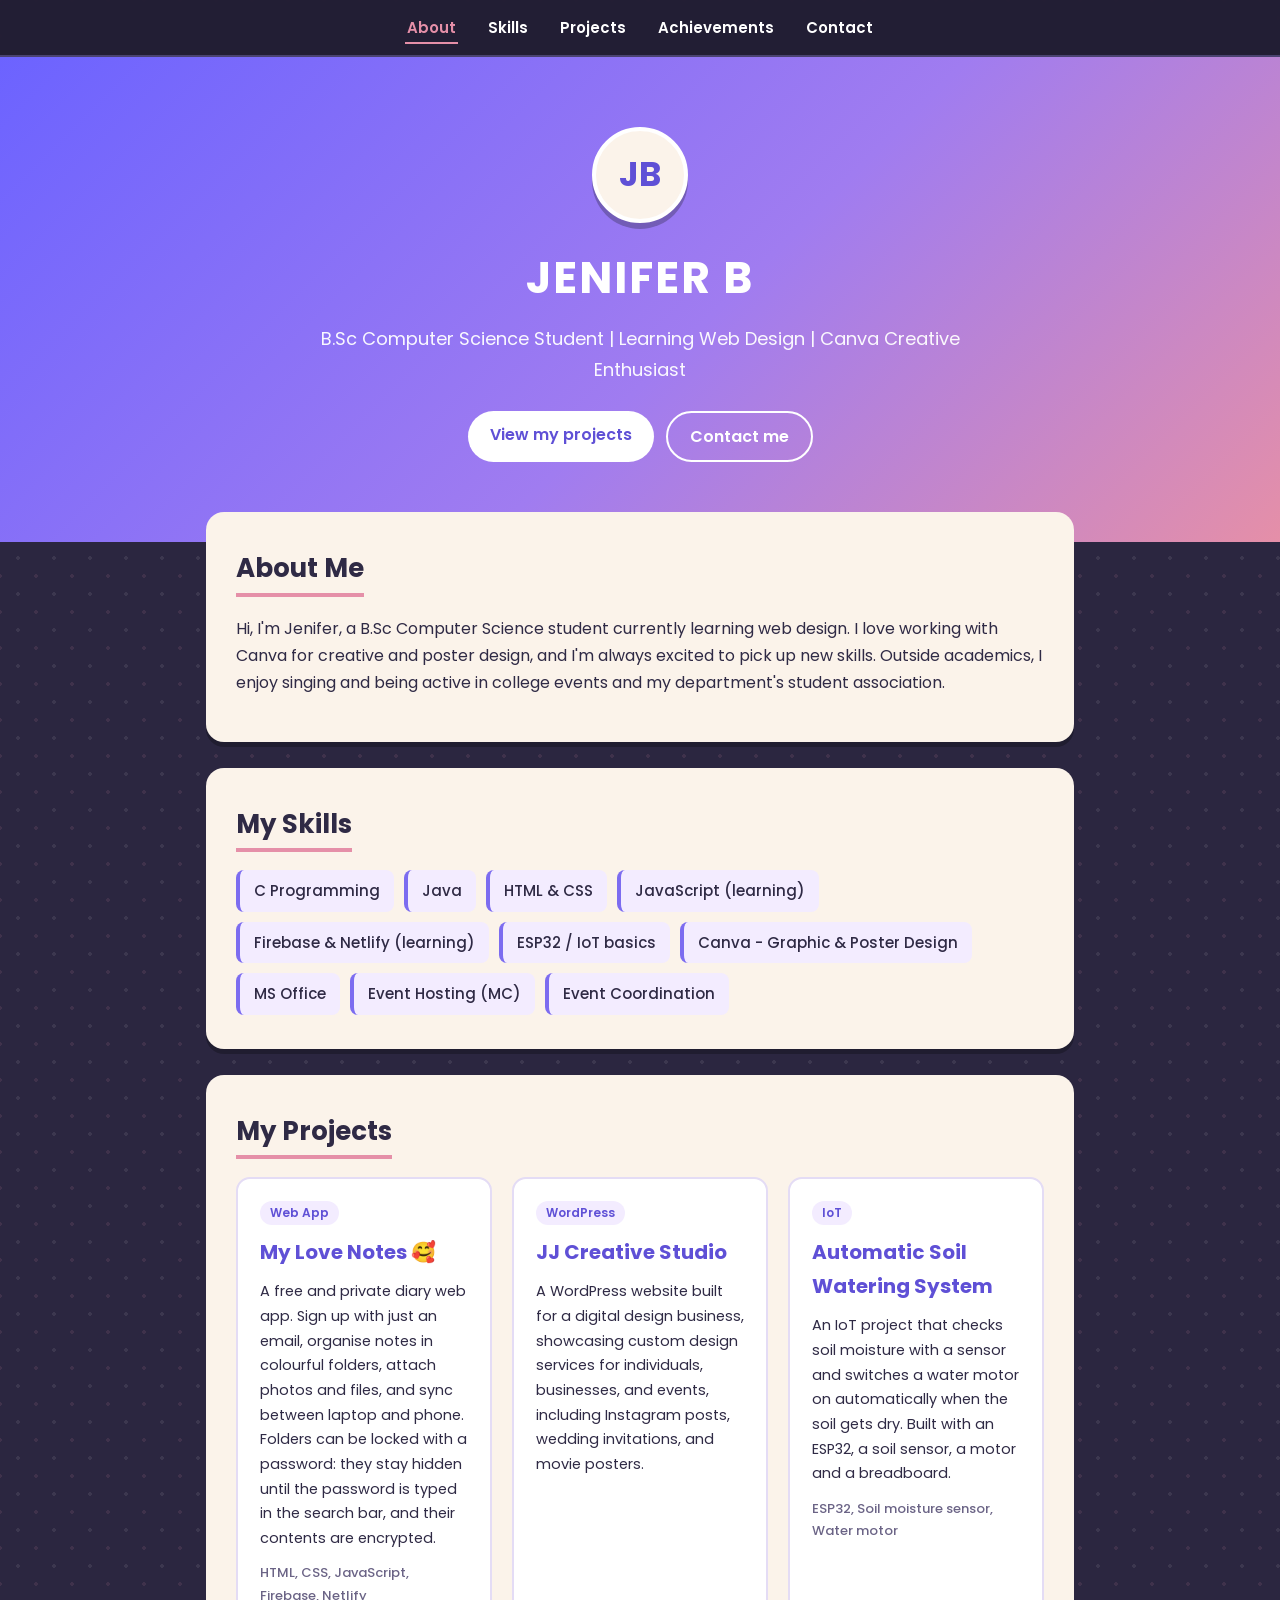
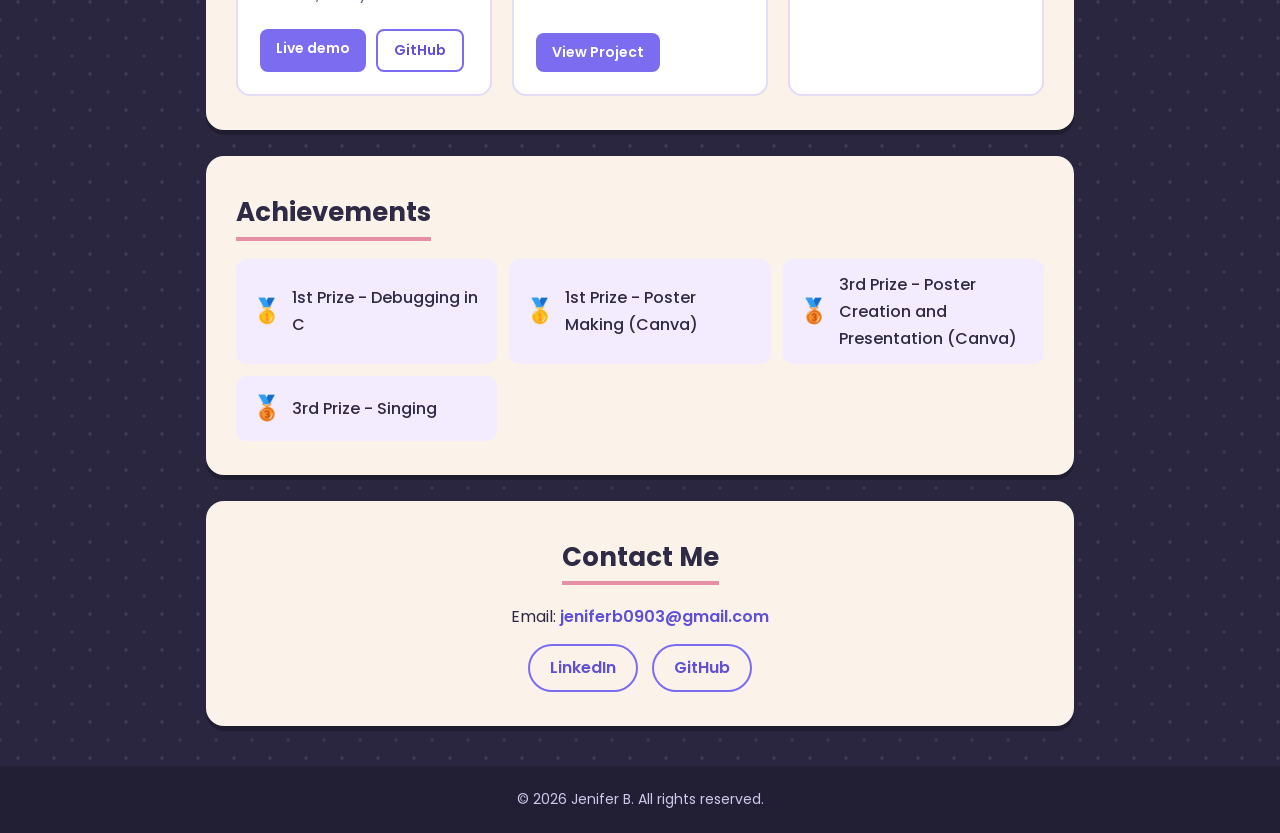
<file: index.html>
<!DOCTYPE html>
<html lang="en">
<head>
    <meta charset="UTF-8">
    <meta name="viewport" content="width=device-width,initial-scale=1.0">
    <meta name="description" content="Jenifer B - B.Sc Computer Science student, web design learner and Canva creative enthusiast.">
    <title>Jenifer B | Personal Portfolio</title>
    <link rel="preconnect" href="https://fonts.googleapis.com">
    <link href="https://fonts.googleapis.com/css2?family=Poppins:wght@400;500;600;700&display=swap" rel="stylesheet">
    <link rel="stylesheet" href="style.css">
</head>
<body>
    <nav>
        <ul>
            <li><a href="#about">About</a></li>
            <li><a href="#skills">Skills</a></li>
            <li><a href="#projects">Projects</a></li>
            <li><a href="#achievements">Achievements</a></li>
            <li><a href="#contact">Contact</a></li>
        </ul>
    </nav>

    <header id="hero">
        <div class="avatar" aria-hidden="true">JB</div>
        <h1>JENIFER B</h1>
        <p>B.Sc Computer Science Student | Learning Web Design | Canva Creative Enthusiast</p>
        <div class="hero-buttons">
            <a class="btn primary" href="#projects">View my projects</a>
            <a class="btn ghost" href="#contact">Contact me</a>
        </div>
    </header>

    <main>
        <section id="about" class="reveal">
            <h2>About Me</h2>
            <p>Hi, I'm Jenifer, a B.Sc Computer Science student currently learning web design. I love working with Canva for creative and poster design, and I'm always excited to pick up new skills. Outside academics, I enjoy singing and being active in college events and my department's student association.</p>
        </section>

        <section id="skills" class="reveal">
            <h2>My Skills</h2>
            <ul class="chips">
                <li>C Programming</li>
                <li>Java</li>
                <li>HTML &amp; CSS</li>
                <li>JavaScript (learning)</li>
                <li>Firebase &amp; Netlify (learning)</li>
                <li>ESP32 / IoT basics</li>
                <li>Canva - Graphic &amp; Poster Design</li>
                <li>MS Office</li>
                <li>Event Hosting (MC)</li>
                <li>Event Coordination</li>
            </ul>
        </section>

        <section id="projects" class="reveal">
            <h2>My Projects</h2>
            <div class="project-grid">

                <div class="project-card">
                    <span class="tag">Web App</span>
                    <h3>My Love Notes 🥰</h3>
                    <p>A free and private diary web app. Sign up with just an email, organise notes in colourful folders, attach photos and files, and sync between laptop and phone. Folders can be locked with a password: they stay hidden until the password is typed in the search bar, and their contents are encrypted.</p>
                    <p class="stack">HTML, CSS, JavaScript, Firebase, Netlify</p>
                    <div class="card-links">
                        <a href="https://my-love-notes-jj.netlify.app" target="_blank" rel="noopener">Live demo</a>
                        <a class="alt" href="https://github.com/Jenifer0911/my-love-notes" target="_blank" rel="noopener">GitHub</a>
                    </div>
                </div>

                <div class="project-card">
                    <span class="tag">WordPress</span>
                    <h3>JJ Creative Studio</h3>
                    <p>A WordPress website built for a digital design business, showcasing custom design services for individuals, businesses, and events, including Instagram posts, wedding invitations, and movie posters.</p>
                    <div class="card-links">
                        <a href="https://jjcreativestudio2.wordpress.com/jj-creative-studio/" target="_blank" rel="noopener">View Project</a>
                    </div>
                </div>

                <div class="project-card">
                    <span class="tag">IoT</span>
                    <h3>Automatic Soil Watering System</h3>
                    <p>An IoT project that checks soil moisture with a sensor and switches a water motor on automatically when the soil gets dry. Built with an ESP32, a soil sensor, a motor and a breadboard.</p>
                    <p class="stack">ESP32, Soil moisture sensor, Water motor</p>
                </div>

            </div>
        </section>

        <section id="achievements" class="reveal">
            <h2>Achievements</h2>
            <ul class="awards">
                <li><span>🥇</span> 1st Prize - Debugging in C</li>
                <li><span>🥇</span> 1st Prize - Poster Making (Canva)</li>
                <li><span>🥉</span> 3rd Prize - Poster Creation and Presentation (Canva)</li>
                <li><span>🥉</span> 3rd Prize - Singing</li>
            </ul>
        </section>

        <section id="contact" class="reveal">
            <h2>Contact Me</h2>
            <p>Email: <a href="mailto:jeniferb0903@gmail.com">jeniferb0903@gmail.com</a></p>
            <ul class="links">
                <li><a href="https://www.linkedin.com/in/jenifer-b-258a04355" target="_blank" rel="noopener">LinkedIn</a></li>
                <li><a href="https://github.com/Jenifer0911" target="_blank" rel="noopener">GitHub</a></li>
            </ul>
        </section>
    </main>

    <footer>
        <p>&copy; 2026 Jenifer B. All rights reserved.</p>
    </footer>
    <script src="script.js"></script>
</body>
</html>
</file>
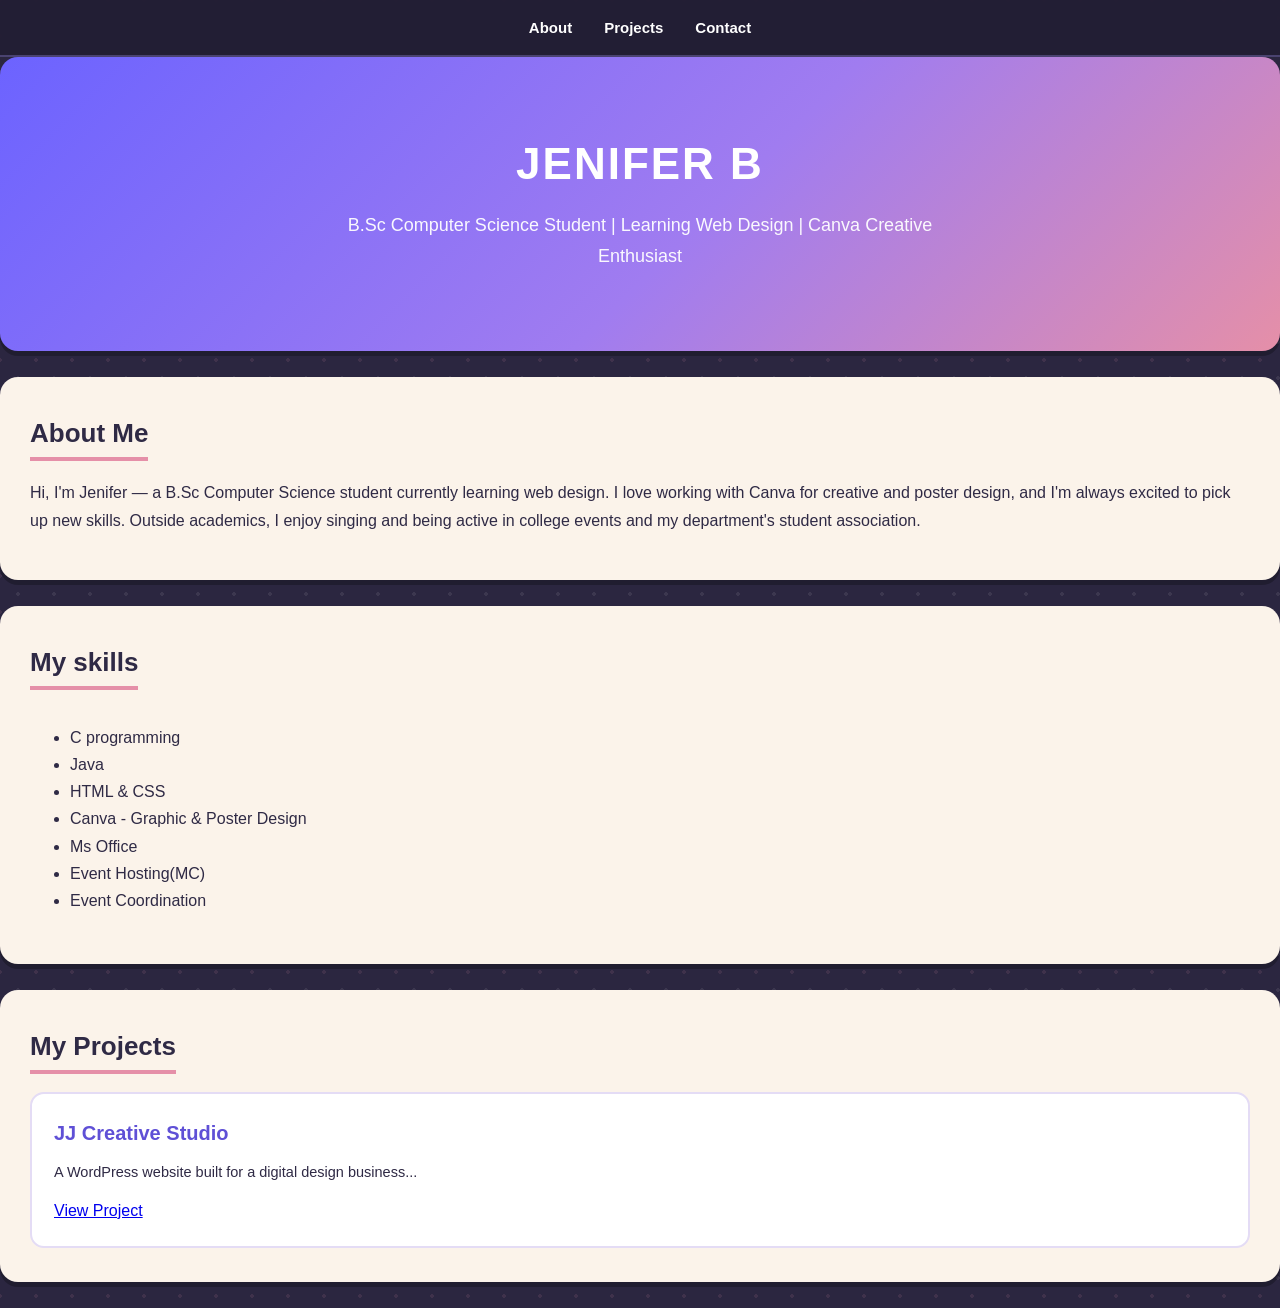
<file: port.html>
<!DOCTYPE html>
<html>
<head>
    <meta charset="UTF-8">
    <meta name="viewport" content="width=device-width,initial-scale=1.0">
    <title> MY Personal Portfolio </title>
    <link rel= "stylesheet" href="style.css">
</head>
<body>
    <nav>
        <ul>
            <li><a href="#about">About</a></li>
            <li><a href="#projects">Projects</a></li>
            <li><a href="#contact">Contact</a></li>
        </ul>
    </nav>
    <section id="hero">
        <h1> JENIFER B</h1>
        <p> B.Sc Computer Science Student | Learning Web Design | Canva Creative Enthusiast</p>
    </section>
    <section id="about">
    <h2>About Me</h2>
    <p>Hi, I'm Jenifer — a B.Sc Computer Science student currently learning web design. I love working with Canva for creative and poster design, and I'm always excited to pick up new skills. Outside academics, I enjoy singing and being active in college events and my department's student association.</p>
</section>
<section id="skills">
<h2>My skills</h2>
<ul>
    <li> C programming</li>
    <li> Java</li>
    <li> HTML & CSS </li>
    <li> Canva - Graphic & Poster Design</li>
    <li> Ms Office</li>
    <li> Event Hosting(MC) </li>
    <li> Event Coordination</li>
</ul>
</section>
<section id="projects">
    <h2>My Projects</h2>

    <div class="project-card">
        <h3>JJ Creative Studio</h3>
        <p>A WordPress website built for a digital design business...</p>
        <a href="https://jjcreativestudio2.wordpress.com/jj-creative-studio/" target="_blank">View Project</a>
    </div>

</section>
</body>
</html>
</file>
<file: style.css>
:root{
    --bg:#2b2640;
    --card:#fbf3ea;
    --ink:#2f2a45;
    --pink:#e58fa8;
    --purple:#7c6cf0;
    --purple-dark:#5f50d6;
    --soft:#f3ecff;
}
*{box-sizing:border-box}
html{scroll-behavior:smooth;scroll-padding-top:70px}
body{
    margin:0;
    font-family:'Poppins',Arial,sans-serif;
    background-color:var(--bg);
    background-image:radial-gradient(#ffffff14 2px,transparent 2px),radial-gradient(#e58fa81c 2px,transparent 2px);
    background-size:36px 36px;
    background-position:0 0,18px 18px;
    color:var(--soft);
    line-height:1.7;
}

/* nav */
nav{
    position:sticky;top:0;z-index:10;
    background:rgba(34,30,52,.92);
    backdrop-filter:blur(6px);
    padding:14px;
    border-bottom:2px solid #4a4370;
}
nav ul{list-style:none;display:flex;justify-content:center;flex-wrap:wrap;gap:8px 28px;margin:0;padding:0}
nav a{text-decoration:none;color:#fff;font-weight:600;font-size:15px;padding:4px 2px;border-bottom:2px solid transparent;transition:.2s}
nav a:hover,nav a.active{color:var(--pink);border-bottom-color:var(--pink)}

/* hero */
#hero{
    text-align:center;
    padding:70px 20px 80px;
    background:linear-gradient(135deg,#6c63ff,#a07cf0 55%,#e58fa8);
    color:#fff;
}
.avatar{
    width:96px;height:96px;margin:0 auto 18px;border-radius:50%;
    display:flex;align-items:center;justify-content:center;
    font-size:34px;font-weight:700;
    background:var(--card);color:var(--purple-dark);
    border:4px solid #fff;
    box-shadow:0 6px 0 rgba(47,42,69,.35);
}
#hero h1{font-size:44px;margin:0 0 8px;letter-spacing:2px}
#hero p{font-size:18px;margin:0 auto;max-width:640px;opacity:.95}
.hero-buttons{margin-top:26px;display:flex;gap:12px;justify-content:center;flex-wrap:wrap}
.btn{display:inline-block;padding:10px 22px;border-radius:30px;text-decoration:none;font-weight:600;transition:.2s}
.btn.primary{background:#fff;color:var(--purple-dark)}
.btn.primary:hover{transform:translateY(-2px);box-shadow:0 6px 14px rgba(0,0,0,.25)}
.btn.ghost{border:2px solid #fff;color:#fff}
.btn.ghost:hover{background:rgba(255,255,255,.18)}

/* sections */
main{max-width:900px;margin:-30px auto 0;padding:0 16px;position:relative}
section{
    background:var(--card);
    color:var(--ink);
    border-radius:18px;
    padding:34px 30px;
    margin-bottom:26px;
    box-shadow:0 5px 0 rgba(0,0,0,.25);
}
h2{
    margin:0 0 18px;font-size:26px;color:var(--ink);
    display:inline-block;
    border-bottom:4px solid var(--pink);
    padding-bottom:2px;
}
section p{margin:0 0 12px}

/* skills */
.chips{list-style:none;display:flex;flex-wrap:wrap;gap:10px;margin:0;padding:0}
.chips li{
    background:var(--soft);
    border-left:4px solid var(--purple);
    padding:8px 14px;border-radius:8px;font-size:15px;font-weight:500;
}

/* projects */
.project-grid{display:grid;grid-template-columns:repeat(auto-fit,minmax(250px,1fr));gap:20px}
.project-card{
    background:#fff;
    border:2px solid #e4dcf5;
    border-radius:14px;
    padding:22px;
    display:flex;flex-direction:column;
    transition:.2s;
}
.project-card:hover{transform:translateY(-4px);box-shadow:0 10px 20px rgba(47,42,69,.18);border-color:var(--purple)}
.tag{
    align-self:flex-start;
    background:var(--soft);color:var(--purple-dark);
    font-size:12px;font-weight:600;padding:2px 10px;border-radius:20px;margin-bottom:10px;
}
.project-card h3{color:var(--purple-dark);margin:0 0 10px;font-size:20px}
.project-card p{font-size:14.5px}
.stack{color:#6b6486;font-size:13px!important;font-weight:500}
.card-links{margin-top:auto;padding-top:10px;display:flex;gap:10px;flex-wrap:wrap}
.card-links a{
    background:var(--purple);color:#fff;text-decoration:none;
    padding:8px 16px;border-radius:8px;font-size:14px;font-weight:600;transition:.2s;
}
.card-links a:hover{background:var(--purple-dark)}
.card-links a.alt{background:transparent;color:var(--purple-dark);border:2px solid var(--purple)}
.card-links a.alt:hover{background:var(--soft)}

/* achievements */
.awards{list-style:none;margin:0;padding:0;display:grid;grid-template-columns:repeat(auto-fit,minmax(240px,1fr));gap:12px}
.awards li{background:var(--soft);padding:12px 16px;border-radius:10px;font-weight:500;display:flex;gap:10px;align-items:center}
.awards span{font-size:24px}

/* contact */
#contact{text-align:center}
#contact a{color:var(--purple-dark);font-weight:600;text-decoration:none}
#contact a:hover{text-decoration:underline}
.links{list-style:none;padding:0;margin:14px 0 0;display:flex;gap:14px;justify-content:center;flex-wrap:wrap}
.links a{border:2px solid var(--purple);padding:8px 20px;border-radius:30px;display:inline-block}
.links a:hover{background:var(--purple);color:#fff;text-decoration:none!important}

footer{text-align:center;padding:22px;background:#221e34;color:#cfc8ea;margin-top:40px;font-size:14px}
footer p{margin:0}

/* reveal animation (only when JS is on) */
.js .reveal{opacity:0;transform:translateY(18px);transition:opacity .6s ease,transform .6s ease}
.js .reveal.visible{opacity:1;transform:none}

@media (max-width:600px){
    #hero h1{font-size:32px}
    #hero p{font-size:16px}
    section{padding:26px 20px}
    nav ul{gap:6px 18px}
}
@media (prefers-reduced-motion:reduce){
    html{scroll-behavior:auto}
    .js .reveal{opacity:1;transform:none;transition:none}
}
</file>
